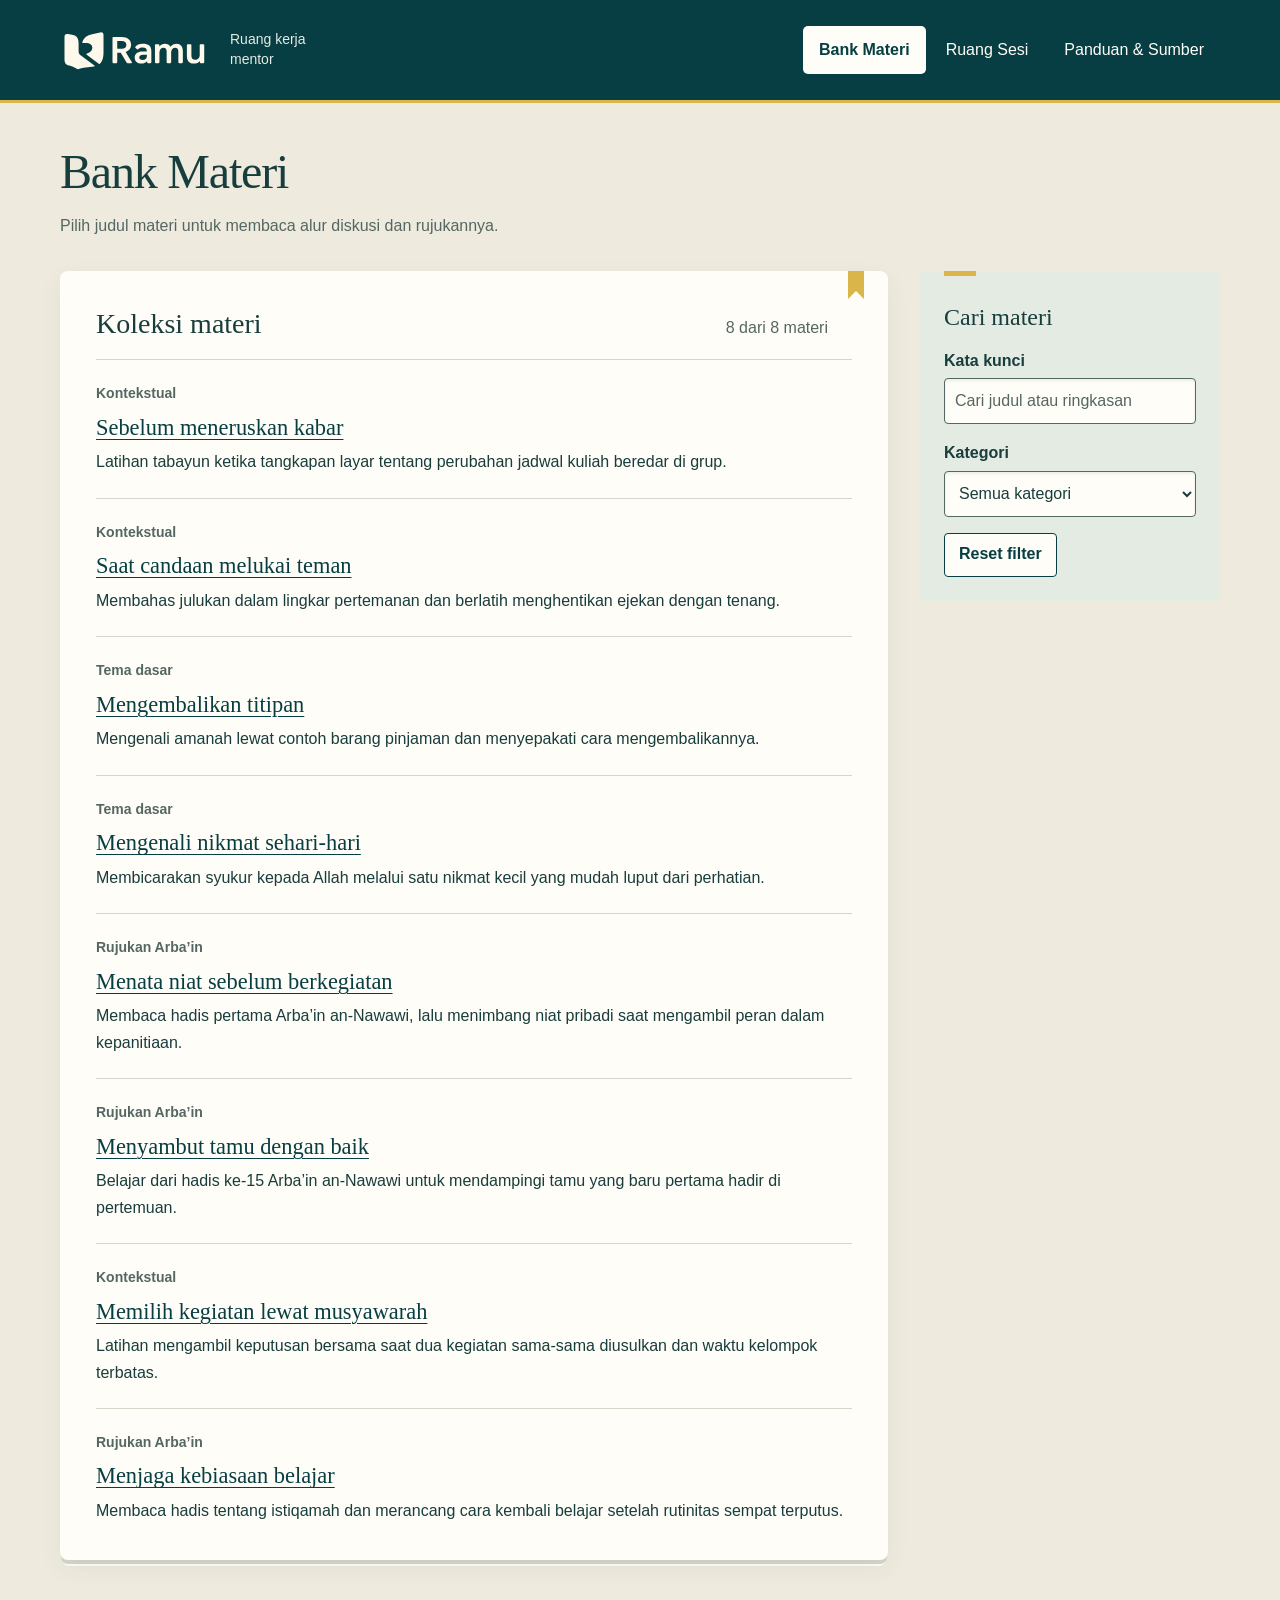
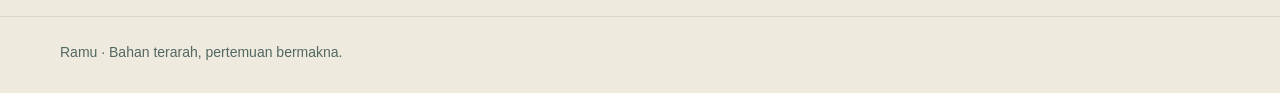
<file: index.html>
<!DOCTYPE html>
<html lang="id">
<head>
  <meta charset="UTF-8">
  <meta name="viewport" content="width=device-width, initial-scale=1.0">
  <meta name="description" content="Cari bahan pembinaan Islam berdasarkan tema. Setiap paket memuat tujuan, pertanyaan diskusi, tindak lanjut, dan rujukan.">
  <title>Bank Materi</title>
  <link rel="icon" type="image/svg+xml" href="assets/favicon.svg">
  <link rel="stylesheet" href="assets/css/style.css">
  <script defer src="assets/js/materi.js"></script>
  <script defer src="assets/js/bank-materi.js"></script>
</head>
<body>
  <a class="skip-link" href="#konten">Lewati ke konten utama</a>
  <header class="site-header">
    <div class="container header-inner">
      <a class="brand" href="index.html" aria-label="Ramu, Bank Materi">
        <img src="assets/ramu-logo-inverse.svg" width="150" height="48" alt="Ramu">
        <span class="brand-description">Ruang kerja mentor</span>
      </a>
      <nav class="site-nav" aria-label="Navigasi utama">
        <ul>
          <li><a href="index.html" aria-current="page">Bank Materi</a></li>
          <li><a href="sesi.html">Ruang Sesi</a></li>
          <li><a href="panduan.html">Panduan &amp; Sumber</a></li>
        </ul>
      </nav>
    </div>
  </header>

  <main class="container" id="konten" tabindex="-1">
    <div class="page-heading">
      <div>
        <h1>Bank Materi</h1>
        <p>Pilih judul materi untuk membaca alur diskusi dan rujukannya.</p>
      </div>
    </div>

    <noscript>
      <div class="notice">
        <p>Aktifkan JavaScript untuk mencari dan membaca paket materi.</p>
        <a class="text-link" href="panduan.html#sumber">Lihat daftar sumber</a>
      </div>
    </noscript>

    <div id="bank-interaktif" hidden>
      <div class="workspace bank-workspace">
        <aside class="side-note filter-note" aria-labelledby="judul-filter">
          <h2 id="judul-filter">Cari materi</h2>
          <form id="filter-materi">
            <div class="filter-field">
              <label for="cari-materi">Kata kunci</label>
              <input id="cari-materi" type="search" placeholder="Cari judul atau ringkasan">
            </div>
            <div class="filter-field">
              <label for="kategori-materi">Kategori</label>
              <select id="kategori-materi">
                <option value="">Semua kategori</option>
                <option value="Kontekstual">Kontekstual</option>
                <option value="Tema dasar">Tema dasar</option>
                <option value="Rujukan Arba’in">Rujukan Arba’in</option>
              </select>
            </div>
            <button class="bank-button" type="reset">Reset filter</button>
          </form>
        </aside>

        <div class="bank-sheets">
          <section class="paper detail-sheet" id="detail-materi" aria-labelledby="judul-detail" hidden>
            <div class="detail-heading">
              <h2 id="judul-detail" tabindex="-1"></h2>
              <button class="bank-button" id="tutup-detail" type="button">Tutup detail</button>
            </div>
            <div id="isi-detail"></div>
            <div class="detail-footer">
              <a class="button-link" href="sesi.html">Buka Ruang Sesi</a>
            </div>
          </section>

          <section class="paper bank-index" aria-labelledby="judul-koleksi">
            <div class="index-heading">
              <h2 id="judul-koleksi">Koleksi materi</h2>
              <p id="jumlah-materi" role="status" aria-atomic="true"></p>
            </div>
            <div id="daftar-materi"></div>
            <div id="kosong-materi" hidden>
              <h3>Belum ada materi yang cocok</h3>
              <p>Coba kata kunci lain atau tampilkan kembali semua kategori.</p>
              <button class="bank-button" id="reset-kosong" type="reset" form="filter-materi">Tampilkan semua materi</button>
            </div>
          </section>
        </div>
      </div>
    </div>
  </main>

  <footer class="site-footer">
    <div class="container footer-inner">
      <p>Ramu · Bahan terarah, pertemuan bermakna.</p>
    </div>
  </footer>
</body>
</html>
</file>
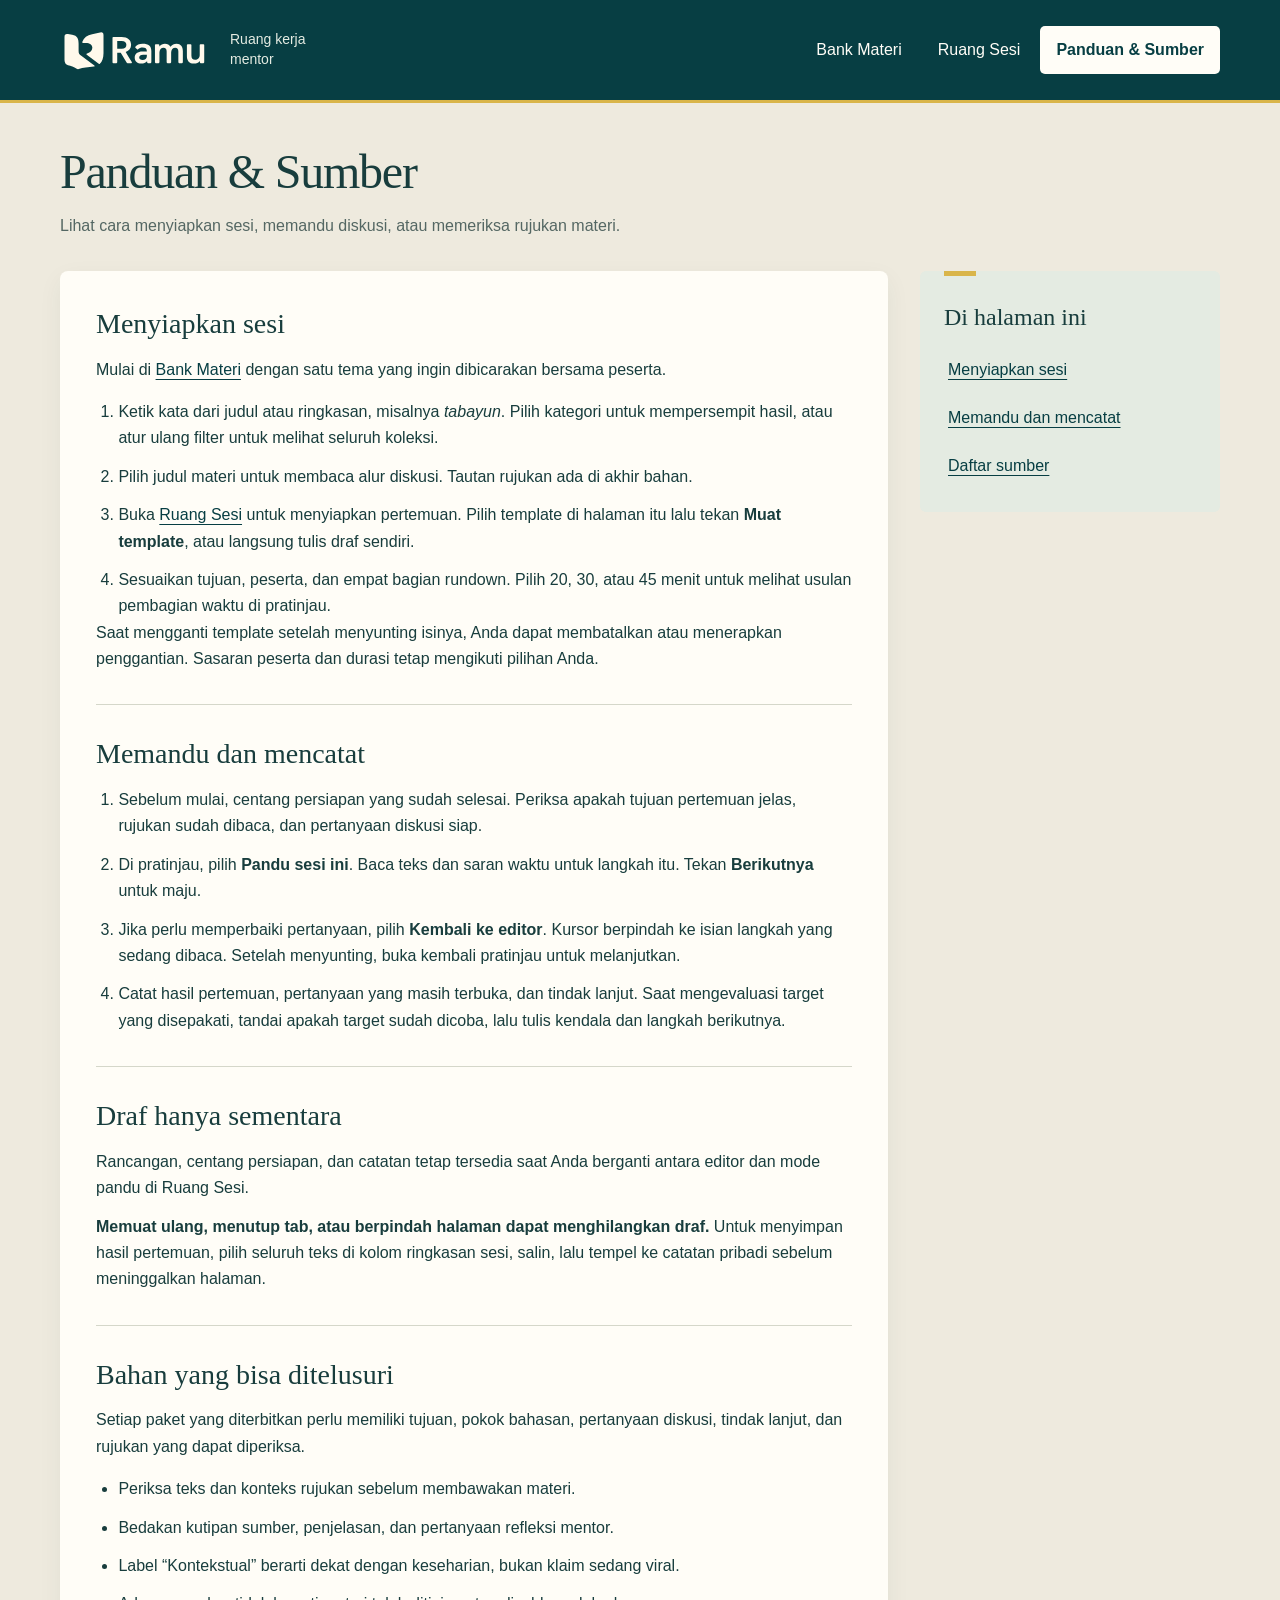
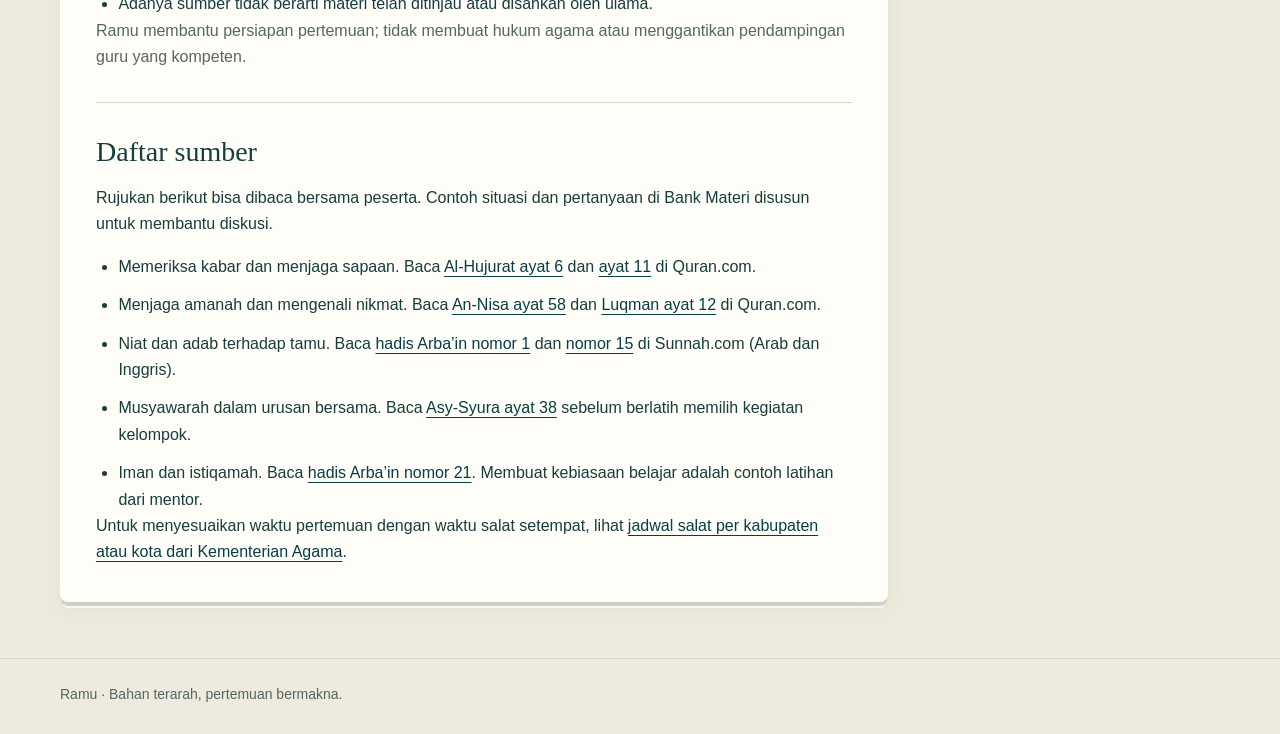
<file: panduan.html>
<!DOCTYPE html>
<html lang="id">
<head>
  <meta charset="UTF-8">
  <meta name="viewport" content="width=device-width, initial-scale=1.0">
  <meta name="description" content="Panduan Ramu: alur persiapan mentor, batas draf sementara, dan prinsip kurasi materi pembinaan.">
  <title>Panduan</title>
  <link rel="icon" type="image/svg+xml" href="assets/favicon.svg">
  <link rel="stylesheet" href="assets/css/style.css">
</head>
<body>
  <a class="skip-link" href="#konten">Lewati ke konten utama</a>
  <header class="site-header">
    <div class="container header-inner">
      <a class="brand" href="index.html" aria-label="Ramu, Bank Materi">
        <img src="assets/ramu-logo-inverse.svg" width="150" height="48" alt="Ramu">
        <span class="brand-description">Ruang kerja mentor</span>
      </a>
      <nav class="site-nav" aria-label="Navigasi utama">
        <ul>
          <li><a href="index.html">Bank Materi</a></li>
          <li><a href="sesi.html">Ruang Sesi</a></li>
          <li><a href="panduan.html" aria-current="page">Panduan &amp; Sumber</a></li>
        </ul>
      </nav>
    </div>
  </header>

  <main class="container" id="konten" tabindex="-1">
    <div class="page-heading">
      <div>
        <h1>Panduan &amp; Sumber</h1>
        <p>Lihat cara menyiapkan sesi, memandu diskusi, atau memeriksa rujukan materi.</p>
      </div>
    </div>

    <div class="workspace guide-workspace">
      <aside class="side-note" aria-labelledby="isi-title">
        <h2 id="isi-title">Di halaman ini</h2>
        <nav aria-label="Daftar isi panduan">
          <ul class="guide-nav">
            <li><a href="#cara-pakai">Menyiapkan sesi</a></li>
            <li><a href="#memandu">Memandu dan mencatat</a></li>
            <li><a href="#sumber">Daftar sumber</a></li>
          </ul>
        </nav>
      </aside>

      <div class="paper">
        <section class="guide-section" id="cara-pakai" aria-labelledby="cara-title">
          <h2 id="cara-title">Menyiapkan sesi</h2>
          <p>Mulai di <a href="index.html">Bank Materi</a> dengan satu tema yang ingin dibicarakan bersama peserta.</p>
          <ol>
            <li>Ketik kata dari judul atau ringkasan, misalnya <em>tabayun</em>. Pilih kategori untuk mempersempit hasil, atau atur ulang filter untuk melihat seluruh koleksi.</li>
            <li>Pilih judul materi untuk membaca alur diskusi. Tautan rujukan ada di akhir bahan.</li>
            <li>Buka <a href="sesi.html">Ruang Sesi</a> untuk menyiapkan pertemuan. Pilih template di halaman itu lalu tekan <strong>Muat template</strong>, atau langsung tulis draf sendiri.</li>
            <li>Sesuaikan tujuan, peserta, dan empat bagian rundown. Pilih 20, 30, atau 45 menit untuk melihat usulan pembagian waktu di pratinjau.</li>
          </ol>
          <p>Saat mengganti template setelah menyunting isinya, Anda dapat membatalkan atau menerapkan penggantian. Sasaran peserta dan durasi tetap mengikuti pilihan Anda.</p>
        </section>

        <section class="guide-section" id="memandu" aria-labelledby="memandu-title">
          <h2 id="memandu-title">Memandu dan mencatat</h2>
          <ol>
            <li>Sebelum mulai, centang persiapan yang sudah selesai. Periksa apakah tujuan pertemuan jelas, rujukan sudah dibaca, dan pertanyaan diskusi siap.</li>
            <li>Di pratinjau, pilih <strong>Pandu sesi ini</strong>. Baca teks dan saran waktu untuk langkah itu. Tekan <strong>Berikutnya</strong> untuk maju.</li>
            <li>Jika perlu memperbaiki pertanyaan, pilih <strong>Kembali ke editor</strong>. Kursor berpindah ke isian langkah yang sedang dibaca. Setelah menyunting, buka kembali pratinjau untuk melanjutkan.</li>
            <li>Catat hasil pertemuan, pertanyaan yang masih terbuka, dan tindak lanjut. Saat mengevaluasi target yang disepakati, tandai apakah target sudah dicoba, lalu tulis kendala dan langkah berikutnya.</li>
          </ol>
        </section>

        <section class="guide-section" id="batas-draf" aria-labelledby="batas-title">
          <h2 id="batas-title">Draf hanya sementara</h2>
          <p>Rancangan, centang persiapan, dan catatan tetap tersedia saat Anda berganti antara editor dan mode pandu di Ruang Sesi.</p>
          <p><strong>Memuat ulang, menutup tab, atau berpindah halaman dapat menghilangkan draf.</strong> Untuk menyimpan hasil pertemuan, pilih seluruh teks di kolom ringkasan sesi, salin, lalu tempel ke catatan pribadi sebelum meninggalkan halaman.</p>
        </section>

        <section class="guide-section" id="kurasi" aria-labelledby="kurasi-title">
          <h2 id="kurasi-title">Bahan yang bisa ditelusuri</h2>
          <p>Setiap paket yang diterbitkan perlu memiliki tujuan, pokok bahasan, pertanyaan diskusi, tindak lanjut, dan rujukan yang dapat diperiksa.</p>
          <ul>
            <li>Periksa teks dan konteks rujukan sebelum membawakan materi.</li>
            <li>Bedakan kutipan sumber, penjelasan, dan pertanyaan refleksi mentor.</li>
            <li>Label “Kontekstual” berarti dekat dengan keseharian, bukan klaim sedang viral.</li>
            <li>Adanya sumber tidak berarti materi telah ditinjau atau disahkan oleh ulama.</li>
          </ul>
          <p class="guide-note">Ramu membantu persiapan pertemuan; tidak membuat hukum agama atau menggantikan pendampingan guru yang kompeten.</p>
        </section>

        <section class="guide-section" id="sumber" aria-labelledby="sumber-title">
          <h2 id="sumber-title">Daftar sumber</h2>
          <p>Rujukan berikut bisa dibaca bersama peserta. Contoh situasi dan pertanyaan di Bank Materi disusun untuk membantu diskusi.</p>
          <ul>
            <li>Memeriksa kabar dan menjaga sapaan. Baca <a href="https://quran.com/id/kamar-kamar/6">Al-Hujurat ayat 6</a> dan <a href="https://quran.com/id/kamar-kamar/11">ayat 11</a> di Quran.com.</li>
            <li>Menjaga amanah dan mengenali nikmat. Baca <a href="https://quran.com/id/wanita/58">An-Nisa ayat 58</a> dan <a href="https://quran.com/id/luqman/12">Luqman ayat 12</a> di Quran.com.</li>
            <li>Niat dan adab terhadap tamu. Baca <a href="https://sunnah.com/nawawi40:1">hadis Arba’in nomor 1</a> dan <a href="https://sunnah.com/nawawi40:15">nomor 15</a> di Sunnah.com (Arab dan Inggris).</li>
            <li>Musyawarah dalam urusan bersama. Baca <a href="https://quran.com/id/musyawarah/38">Asy-Syura ayat 38</a> sebelum berlatih memilih kegiatan kelompok.</li>
            <li>Iman dan istiqamah. Baca <a href="https://sunnah.com/nawawi40:21">hadis Arba’in nomor 21</a>. Membuat kebiasaan belajar adalah contoh latihan dari mentor.</li>
          </ul>
          <p>Untuk menyesuaikan waktu pertemuan dengan waktu salat setempat, lihat <a href="https://bimasislam.kemenag.go.id/jadwal-sholat">jadwal salat per kabupaten atau kota dari Kementerian Agama</a>.</p>
        </section>
      </div>

    </div>
  </main>

  <footer class="site-footer">
    <div class="container footer-inner">
      <p>Ramu · Bahan terarah, pertemuan bermakna.</p>
    </div>
  </footer>
</body>
</html>
</file>
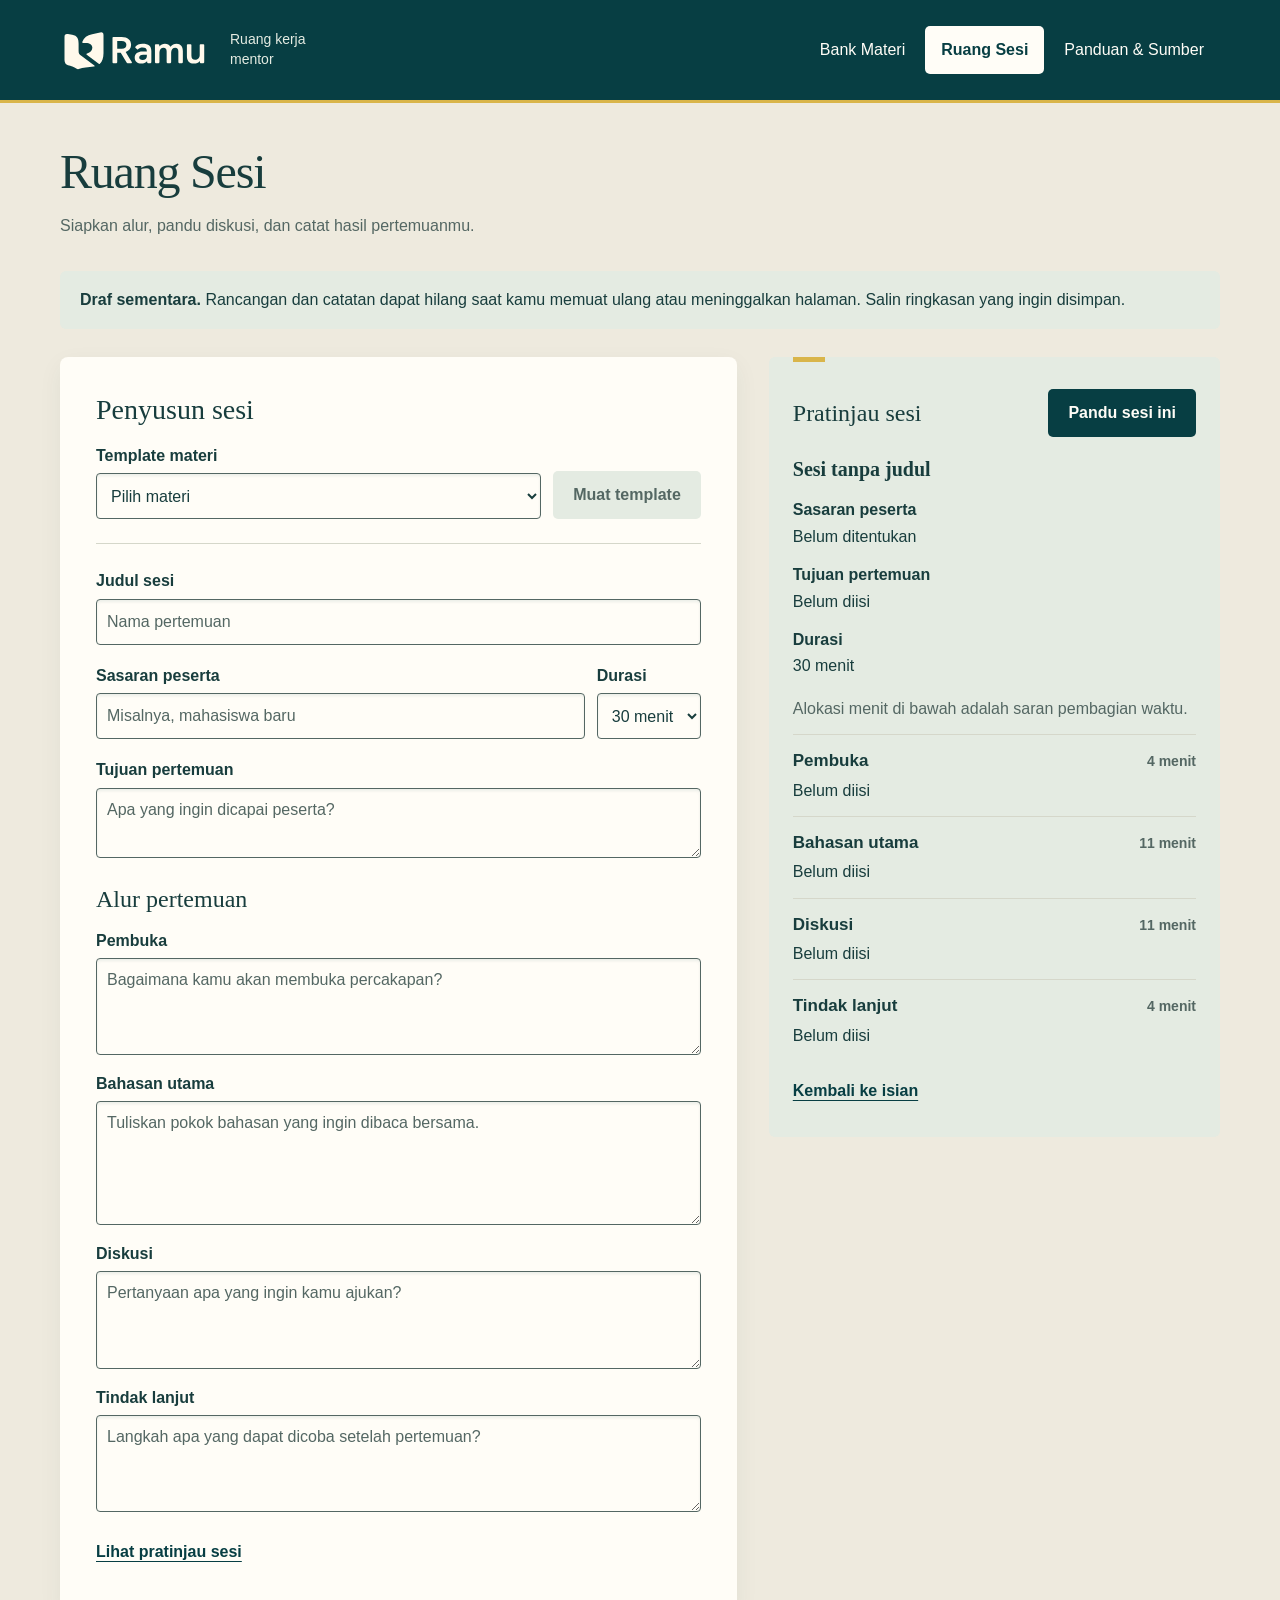
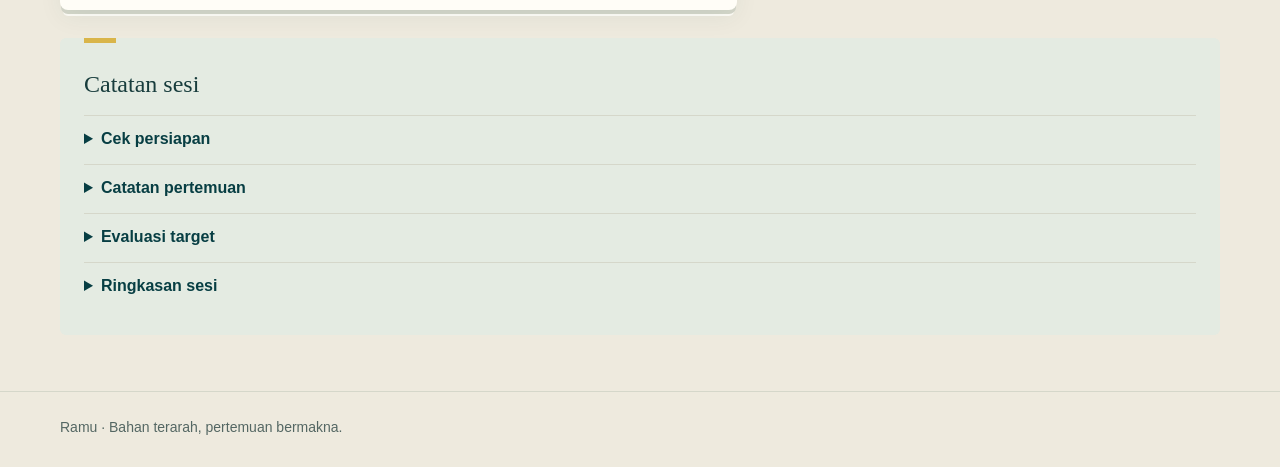
<file: sesi.html>
<!DOCTYPE html>
<html lang="id">
<head>
  <meta charset="UTF-8">
  <meta name="viewport" content="width=device-width, initial-scale=1.0">
  <meta name="description" content="Susun pertemuan pembinaan, pandu empat langkah diskusi, dan catat hasil yang ingin dibawa ke pertemuan berikutnya.">
  <title>Ruang Sesi</title>
  <link rel="icon" type="image/svg+xml" href="assets/favicon.svg">
  <link rel="stylesheet" href="assets/css/style.css">
  <script defer src="assets/js/materi.js"></script>
  <script defer src="assets/js/sesi.js"></script>
  <script defer src="assets/js/pandu.js"></script>
</head>
<body>
  <a class="skip-link" href="#konten">Lewati ke konten utama</a>
  <header class="site-header">
    <div class="container header-inner">
      <a class="brand" href="index.html" aria-label="Ramu, Bank Materi">
        <img src="assets/ramu-logo-inverse.svg" width="150" height="48" alt="Ramu">
        <span class="brand-description">Ruang kerja mentor</span>
      </a>
      <nav class="site-nav" aria-label="Navigasi utama">
        <ul>
          <li><a href="index.html">Bank Materi</a></li>
          <li><a href="sesi.html" aria-current="page">Ruang Sesi</a></li>
          <li><a href="panduan.html">Panduan &amp; Sumber</a></li>
        </ul>
      </nav>
    </div>
  </header>

  <main class="container" id="konten" tabindex="-1">
    <div class="page-heading">
      <div>
        <h1>Ruang Sesi</h1>
        <p>Siapkan alur, pandu diskusi, dan catat hasil pertemuanmu.</p>
      </div>
    </div>

    <noscript>
      <div class="notice">
        <p>Aktifkan JavaScript untuk menyusun sesi, memandu diskusi, dan mencatat hasilnya.</p>
        <a class="text-link" href="panduan.html#cara-pakai">Baca panduan</a>
      </div>
    </noscript>

    <div id="ruang-interaktif" hidden>
      <div class="notice" id="batas-draf">
        <p><strong>Draf sementara.</strong> Rancangan dan catatan dapat hilang saat kamu memuat ulang atau meninggalkan halaman. Salin ringkasan yang ingin disimpan.</p>
      </div>

      <div id="mode-editor" class="workspace session-workspace">
        <section class="paper" aria-labelledby="penyusun-title">
          <h2 id="penyusun-title">Penyusun sesi</h2>

          <div class="template-picker">
            <div class="session-field">
              <label for="template-sesi">Template materi</label>
              <select id="template-sesi">
                <option value="">Pilih materi</option>
              </select>
            </div>
            <button type="button" class="button-link session-primary" id="muat-template" disabled>Muat template</button>
          </div>
          <div class="replace-note" id="konfirmasi-template" role="group" aria-labelledby="judul-konfirmasi" hidden>
            <h3 id="judul-konfirmasi">Ganti isi rancangan?</h3>
            <p>Template akan mengganti judul, tujuan, dan empat bagian alur. Sasaran peserta dan durasi tetap seperti sekarang.</p>
            <div class="session-actions">
              <button type="button" class="bank-button" id="batal-template">Batal</button>
              <button type="button" class="button-link session-primary" id="ganti-template">Ganti isi</button>
            </div>
          </div>
          <p id="status-template" role="status"></p>

          <form id="editor-sesi" aria-label="Isian rancangan sesi" aria-describedby="batas-draf" tabindex="-1" autocomplete="off">
            <div class="session-field">
              <label for="judul-sesi">Judul sesi</label>
              <input id="judul-sesi" type="text" placeholder="Nama pertemuan">
            </div>
            <div class="session-basics">
              <div class="session-field">
                <label for="sasaran-sesi">Sasaran peserta</label>
                <input id="sasaran-sesi" type="text" placeholder="Misalnya, mahasiswa baru">
              </div>
              <div class="session-field">
                <label for="durasi-sesi">Durasi</label>
                <select id="durasi-sesi">
                  <option value="20">20 menit</option>
                  <option value="30" selected>30 menit</option>
                  <option value="45">45 menit</option>
                </select>
              </div>
            </div>
            <div class="session-field">
              <label for="tujuan-sesi">Tujuan pertemuan</label>
              <textarea id="tujuan-sesi" rows="2" placeholder="Apa yang ingin dicapai peserta?"></textarea>
            </div>
            <fieldset class="session-flow">
              <legend>Alur pertemuan</legend>
              <div class="session-field">
                <label for="pembuka">Pembuka</label>
                <textarea id="pembuka" rows="3" placeholder="Bagaimana kamu akan membuka percakapan?"></textarea>
              </div>
              <div class="session-field">
                <label for="bahasan">Bahasan utama</label>
                <textarea id="bahasan" rows="4" placeholder="Tuliskan pokok bahasan yang ingin dibaca bersama."></textarea>
              </div>
              <div class="session-field">
                <label for="diskusi">Diskusi</label>
                <textarea id="diskusi" rows="3" placeholder="Pertanyaan apa yang ingin kamu ajukan?"></textarea>
              </div>
              <div class="session-field">
                <label for="tindak-lanjut">Tindak lanjut</label>
                <textarea id="tindak-lanjut" rows="3" placeholder="Langkah apa yang dapat dicoba setelah pertemuan?"></textarea>
              </div>
            </fieldset>
            <a class="text-link" href="#pratinjau">Lihat pratinjau sesi</a>
          </form>
        </section>

        <section class="side-note session-preview" id="pratinjau" aria-labelledby="pratinjau-title" tabindex="-1">
          <div class="session-heading">
            <h2 id="pratinjau-title">Pratinjau sesi</h2>
            <button type="button" class="button-link session-primary" id="mulai-pandu">Pandu sesi ini</button>
          </div>
          <h3 id="pratinjau-judul">Sesi tanpa judul</h3>
          <dl class="preview-summary">
            <dt>Sasaran peserta</dt><dd id="pratinjau-sasaran"></dd>
            <dt>Tujuan pertemuan</dt><dd id="pratinjau-tujuan"></dd>
            <dt>Durasi</dt><dd id="pratinjau-durasi"></dd>
          </dl>
          <p class="preview-hint">Alokasi menit di bawah adalah saran pembagian waktu.</p>
          <ol class="preview-flow">
            <li>
              <h3>Pembuka <span id="menit-pembuka"></span></h3>
              <p id="pratinjau-pembuka"></p>
            </li>
            <li>
              <h3>Bahasan utama <span id="menit-bahasan"></span></h3>
              <p id="pratinjau-bahasan"></p>
            </li>
            <li>
              <h3>Diskusi <span id="menit-diskusi"></span></h3>
              <p id="pratinjau-diskusi"></p>
            </li>
            <li>
              <h3>Tindak lanjut <span id="menit-tindak-lanjut"></span></h3>
              <p id="pratinjau-tindak-lanjut"></p>
            </li>
          </ol>
          <a class="text-link" href="#editor-sesi">Kembali ke isian</a>
        </section>
      </div>

      <section class="paper guide-sheet" id="mode-pandu" aria-label="Mode pandu" hidden>
        <div class="paper-heading">
          <div class="session-heading">
            <p>Mode pandu</p>
            <button type="button" class="bank-button" id="kembali-editor">Kembali ke editor</button>
          </div>
          <h2 id="pandu-sesi"></h2>
        </div>
        <div class="step-meta">
          <span id="pandu-posisi"></span>
          <span>Alokasi <span id="pandu-menit"></span></span>
        </div>
        <h3 id="pandu-langkah" tabindex="-1" aria-describedby="pandu-posisi pandu-menit"></h3>
        <p id="pandu-isi"></p>
        <div class="step-controls">
          <button type="button" class="bank-button" id="sebelumnya" disabled>Sebelumnya</button>
          <button type="button" class="button-link session-primary" id="berikutnya">Berikutnya</button>
        </div>
        <a class="text-link" href="#catatan-sesi">Ke catatan sesi</a>
      </section>

      <section class="side-note session-notes" id="catatan-sesi" aria-labelledby="catatan-title" tabindex="-1">
        <h2 id="catatan-title">Catatan sesi</h2>
        <details>
          <summary>Cek persiapan</summary>
          <div class="prep-checks">
            <label for="siap-tujuan"><input type="checkbox" id="siap-tujuan"> Tujuan pertemuan jelas</label>
            <label for="siap-rujukan"><input type="checkbox" id="siap-rujukan"> Rujukan sudah diperiksa</label>
            <label for="siap-pertanyaan"><input type="checkbox" id="siap-pertanyaan"> Pertanyaan diskusi siap</label>
          </div>
        </details>
        <details>
          <summary>Catatan pertemuan</summary>
          <div class="notes-fields">
            <div class="session-field">
              <label for="hasil-pertemuan">Hasil pertemuan</label>
              <textarea id="hasil-pertemuan" rows="3"></textarea>
            </div>
            <div class="session-field">
              <label for="pertanyaan-tertunda">Pertanyaan tertunda</label>
              <textarea id="pertanyaan-tertunda" rows="3"></textarea>
            </div>
            <div class="session-field">
              <label for="catatan-lanjut">Tindak lanjut yang disepakati</label>
              <textarea id="catatan-lanjut" rows="3"></textarea>
            </div>
          </div>
        </details>
        <details>
          <summary>Evaluasi target</summary>
          <div class="notes-fields">
            <div class="session-field">
              <label for="target-pertemuan">Target yang disepakati</label>
              <textarea id="target-pertemuan" rows="2"></textarea>
            </div>
            <div class="session-field">
              <label for="status-target">Status target</label>
              <select id="status-target">
                <option value="">Pilih status</option>
                <option>Belum dicoba</option>
                <option>Sudah dicoba</option>
              </select>
            </div>
            <div class="session-field">
              <label for="kendala">Kendala</label>
              <textarea id="kendala" rows="2"></textarea>
            </div>
            <div class="session-field">
              <label for="langkah-berikut">Langkah berikutnya</label>
              <textarea id="langkah-berikut" rows="2"></textarea>
            </div>
          </div>
        </details>
        <details>
          <summary>Ringkasan sesi</summary>
          <div class="session-field summary-field">
            <label for="ringkasan-sesi">Teks ringkasan</label>
            <p id="cara-salin">Pilih teks, lalu salin ke catatan pribadimu sebelum meninggalkan halaman.</p>
            <textarea id="ringkasan-sesi" rows="8" aria-describedby="cara-salin" readonly></textarea>
          </div>
        </details>
        <a class="text-link" id="kembali-ke-langkah" href="#pandu-langkah">Kembali ke langkah aktif</a>
      </section>
    </div>
  </main>

  <footer class="site-footer">
    <div class="container footer-inner">
      <p>Ramu · Bahan terarah, pertemuan bermakna.</p>
    </div>
  </footer>
</body>
</html>
</file>
<file: assets/css/style.css>
/* Warna dan material mengikuti papan desain Ramu. */
:root {
  --teal: #073e43;
  --teal-hover: #0d5056;
  --gold: #d9b54a;
  --paper: #fffdf7;
  --sage: #e4ebe2;
  --background: #eeeade;
  --ink: #183d3d;
  --muted: #546763;
  --line: #d5d7ca;
  --shadow: 0 8px 24px rgba(7, 62, 67, 0.06);
}

* { box-sizing: border-box; }

body {
  margin: 0;
  min-width: 0;
  background: var(--background);
  color: var(--ink);
  font-family: Arial, Helvetica, sans-serif;
  font-size: 16px;
  line-height: 1.65;
}

::selection { background: var(--gold); color: var(--teal); }

a { color: var(--teal); text-underline-offset: 0.25em; }
a:hover { text-decoration-thickness: 2px; }
:focus-visible { outline: 3px solid var(--teal); outline-offset: 4px; }

h1, h2, h3, p { margin: 0; }
h1, h2, h3 { line-height: 1.2; }
h1, h2 { font-family: Georgia, 'Times New Roman', serif; font-weight: 400; }
h1 { font-size: 2.25rem; letter-spacing: -0.025em; }
h2 { font-size: 1.75rem; }
h3 { font-size: 1.0625rem; }
ol, ul { margin: 0; padding-left: 1.4rem; }

.container { width: calc(100% - 32px); max-width: 1160px; margin: 0 auto; }
.skip-link {
  position: absolute;
  top: 12px;
  left: 16px;
  z-index: 2;
  padding: 10px 16px;
  background: var(--paper);
  transform: translateY(-180%);
}
.skip-link:focus { transform: translateY(0); }

/* Navigasi tetap terlihat, termasuk tanpa JavaScript. */
.site-header { background: var(--teal); border-bottom: 3px solid var(--gold); }
.header-inner { display: flex; flex-direction: column; gap: 16px; padding-top: 20px; padding-bottom: 16px; }
.brand { display: flex; align-items: center; gap: 20px; min-height: 48px; color: var(--paper); text-decoration: none; width: fit-content; }
.brand-description { max-width: 110px; color: var(--sage); font-size: 0.875rem; line-height: 1.4; }
.site-nav ul { display: flex; gap: 4px; padding: 0; list-style: none; }
.site-nav li { display: flex; flex: 1; }
.site-nav a {
  display: flex;
  align-items: center;
  justify-content: center;
  min-height: 48px;
  width: 100%;
  padding: 8px;
  border-radius: 5px;
  color: var(--paper);
  font-size: 0.875rem;
  line-height: 1.4;
  text-align: center;
  text-decoration: none;
  transition: background-color 160ms ease;
}
.site-nav a:hover { background: var(--teal-hover); }
.site-nav a[aria-current='page'] { background: var(--paper); color: var(--teal); font-weight: 700; }
.site-header a:focus-visible { outline-color: var(--gold); }

/* Satu kolom pada ponsel; lembar kerja dan catatan berdampingan di desktop. */
main { padding-top: 32px; padding-bottom: 48px; }
.page-heading { display: flex; flex-direction: column; gap: 16px; margin-bottom: 28px; }
.page-heading p { max-width: 620px; margin-top: 12px; color: var(--muted); }
.status { align-self: flex-start; padding: 6px 12px; border: 1px solid var(--line); border-radius: 4px; color: var(--muted); font-size: 0.875rem; white-space: nowrap; }
.workspace { display: grid; gap: 24px; align-items: start; }
.workspace > * { min-width: 0; }
.paper {
  position: relative;
  padding: 24px;
  border-radius: 8px;
  background: var(--paper);
  box-shadow: var(--shadow), 0 5px 0 -1px var(--line), 0 9px 0 -3px var(--paper);
}
.paper-heading { padding-bottom: 24px; border-bottom: 1px solid var(--line); }
.paper-heading p { margin-top: 12px; color: var(--muted); }
.text-link { display: inline-flex; align-items: center; min-height: 44px; font-weight: 700; }

.side-note { position: relative; padding: 32px 24px 24px; background: var(--sage); border-radius: 6px; }
.side-note::before { content: ''; position: absolute; top: 0; left: 24px; width: 32px; height: 5px; background: var(--gold); }
.side-note h2 { font-size: 1.5rem; }
.side-note p { margin-top: 16px; }
.side-note ol { margin-top: 20px; }
.side-note li { padding-left: 4px; }
.side-note li + li { margin-top: 12px; }
.side-note .text-link { margin-top: 20px; }
.note-caption { margin-top: 24px; padding-top: 20px; border-top: 1px solid var(--line); color: var(--muted); }
.next-step { display: flex; flex-direction: column; gap: 8px; margin-top: 32px; padding-top: 20px; border-top: 1px solid var(--line); }
.next-step p { color: var(--muted); }

.notice { margin-bottom: 24px; padding: 16px 20px; background: var(--sage); border-radius: 6px; }
.notice p + p { margin-top: 4px; }
.button-link { display: inline-flex; align-items: center; justify-content: center; min-height: 48px; padding: 12px 20px; border-radius: 5px; background: var(--teal); color: var(--paper); font-weight: 700; text-decoration: none; transition: background-color 160ms ease; }
.button-link:hover { background: var(--teal-hover); }
.side-note > .button-link { margin-top: 24px; }

/* Bank Materi: catatan filter dan lembar indeks menggunakan material yang sama dengan panduan. */
#filter-materi { display: grid; gap: 16px; margin-top: 16px; }
.filter-field, .session-field { min-width: 0; }
.filter-field label, .session-field label { display: block; margin-bottom: 4px; font-weight: 700; }
.filter-field input,
.filter-field select,
.session-field input,
.session-field select,
.session-field textarea {
  width: 100%;
  min-height: 46px;
  padding: 8px 10px;
  border: 1px solid var(--muted);
  border-radius: 4px;
  background: var(--paper);
  color: var(--ink);
  font: inherit;
  box-shadow: inset 0 2px 3px rgba(7, 62, 67, 0.08);
}
.filter-field input::placeholder,
.session-field input::placeholder,
.session-field textarea::placeholder { color: var(--muted); opacity: 1; }
.bank-button {
  min-height: 44px;
  padding: 6px 14px;
  border: 1px solid var(--teal);
  border-radius: 4px;
  background: transparent;
  color: var(--teal);
  font: inherit;
  font-weight: 700;
  cursor: pointer;
}
.bank-button:hover { background: var(--sage); }
#filter-materi .bank-button { justify-self: start; background: var(--paper); }
#filter-materi .bank-button:hover { background: var(--teal); color: var(--paper); }
.bank-sheets { display: grid; min-width: 0; gap: 28px; }
.index-heading { padding-right: 20px; padding-bottom: 18px; border-bottom: 1px solid var(--line); }
.index-heading p { margin-top: 6px; color: var(--muted); }
/* Penanda berbentuk pita pada ujung lembar koleksi. */
.bank-index::before {
  content: '';
  position: absolute;
  top: 0;
  right: 24px;
  border: 8px solid var(--gold);
  border-top-width: 20px;
  border-bottom-color: transparent;
}
.kartu-materi { padding: 22px 0; overflow-wrap: anywhere; }
.kartu-materi + .kartu-materi { border-top: 1px solid var(--line); }
.kartu-materi:last-child { padding-bottom: 0; }
.kartu-materi .kategori-label { color: var(--muted); font-size: 0.875rem; font-weight: 700; }
.kartu-materi h3 { font: 1.4rem/1.3 Georgia, 'Times New Roman', serif; }
.detail-link {
  min-height: 44px;
  max-width: 100%;
  padding: 6px 0;
  border: 0;
  background: transparent;
  color: var(--teal);
  font: inherit;
  text-align: left;
  text-decoration: underline;
  text-decoration-thickness: 1px;
  text-underline-offset: 0.18em;
  cursor: pointer;
}
.detail-link:hover, .detail-link[aria-expanded='true'] { text-decoration-thickness: 2px; }
#kosong-materi { padding-top: 24px; }
#kosong-materi p { margin: 8px 0 16px; }
.detail-heading { display: flex; flex-wrap: wrap; align-items: start; gap: 12px 20px; padding-bottom: 18px; border-bottom: 1px solid var(--line); }
.detail-heading h2 { flex: 1 1 15rem; scroll-margin-top: 20px; }
.detail-sheet { overflow-wrap: anywhere; }
#isi-detail > p { margin-top: 8px; }
#isi-detail h3 { margin: 24px 0 8px; }
#isi-detail ul { margin-top: 8px; }
#isi-detail li + li { margin-top: 6px; }
#isi-detail a { display: inline-block; min-height: 44px; padding: 8px 0; }
.detail-footer { margin-top: 16px; padding-top: 20px; border-top: 1px solid var(--line); }

/* Lembar penyusun sesi dan catatan alur yang dapat dibaca sambil menyunting. */
.session-heading, .session-actions { display: flex; flex-wrap: wrap; align-items: center; gap: 4px 16px; }
.session-heading { justify-content: space-between; }
.template-picker, .session-basics { display: grid; gap: 12px; }
.template-picker { align-items: end; margin-top: 16px; }
.session-primary { justify-self: start; border: 0; font-family: inherit; font-size: 1rem; cursor: pointer; }
.session-primary:disabled { background: var(--sage); color: var(--muted); cursor: default; }
.replace-note { margin-top: 16px; padding: 16px; background: var(--sage); border-radius: 4px; }
.replace-note p { margin: 8px 0 12px; }
#status-template:not(:empty) { margin-top: 12px; }
#editor-sesi { display: grid; gap: 18px; margin-top: 24px; padding-top: 24px; border-top: 1px solid var(--line); }
#editor-sesi, #pratinjau { scroll-margin-top: 16px; }
#editor-sesi > a { justify-self: start; }
.session-field textarea { display: block; resize: vertical; }
.session-flow { min-width: 0; margin: 8px 0 0; padding: 0; border: none; }
.session-flow legend { margin-bottom: 12px; padding: 0; font: 1.5rem/1.3 Georgia, 'Times New Roman', serif; }
.session-flow .session-field + .session-field { margin-top: 16px; }
.session-preview { overflow-wrap: anywhere; }
#pratinjau-judul { margin-top: 20px; font-family: Georgia, 'Times New Roman', serif; font-size: 1.25rem; }
.preview-summary { margin: 16px 0 0; }
.preview-summary dt { margin-top: 12px; font-weight: 700; }
.preview-summary dd { margin: 0; }
.preview-hint { color: var(--muted); }
.session-preview .preview-flow { margin-top: 12px; padding: 0; list-style: none; }
.preview-flow li { padding: 16px 0 0; border-top: 1px solid var(--line); }
.preview-flow h3 { display: flex; flex-wrap: wrap; justify-content: space-between; gap: 4px 12px; align-items: baseline; }
.preview-flow h3 span { color: var(--muted); font-size: 0.875rem; white-space: nowrap; }
.preview-flow p { margin-top: 6px; }
#pratinjau-judul, .preview-summary dd, .preview-flow p { white-space: pre-wrap; }

/* Catatan tetap berada di meja kerja saat editor berganti ke mode pandu. */
#ruang-interaktif:not([hidden]) { display: grid; gap: 28px; align-items: start; }
#batas-draf { margin-bottom: 0; }
#mode-editor[hidden] { display: none; }
.guide-sheet, .session-notes { min-width: 0; overflow-wrap: anywhere; }
.guide-sheet .paper-heading p { margin: 0; font-weight: 700; }
#pandu-sesi { margin-top: 12px; }
.step-meta, .step-controls { display: flex; flex-wrap: wrap; align-items: center; gap: 8px 16px; }
.step-meta { margin: 24px 0 8px; color: var(--muted); font-size: 0.875rem; }
#pandu-posisi { border-left: 4px solid var(--gold); padding-left: 8px; font-weight: 700; }
#pandu-langkah { font: 1.75rem/1.2 Georgia, 'Times New Roman', serif; scroll-margin-top: 24px; }
#pandu-isi { max-width: 65ch; margin-top: 16px; white-space: pre-wrap; font-size: 1.0625rem; }
.step-controls { margin: 28px 0 8px; padding-top: 20px; border-top: 1px solid var(--line); }
.step-controls .bank-button:disabled { border-color: var(--line); background: var(--paper); color: var(--muted); cursor: default; }
.session-notes h2 { margin-bottom: 16px; }
.session-notes details { border-top: 1px solid var(--line); }
.session-notes summary { min-height: 48px; padding: 10px 0; color: var(--teal); font-weight: 700; cursor: pointer; }
.session-notes summary::marker { color: var(--teal); }
#mode-pandu[hidden] + .session-notes #kembali-ke-langkah { display: none; }
.notes-fields { display: grid; gap: 16px; }
.notes-fields, .prep-checks, .summary-field { padding: 4px 0 20px; }
.prep-checks label { display: flex; align-items: center; gap: 12px; min-height: 44px; cursor: pointer; }
.prep-checks input { flex: none; width: 20px; height: 20px; margin: 0; accent-color: var(--teal); }
.summary-field p { margin: 0 0 8px; color: var(--muted); }

.guide-section + .guide-section { margin-top: 32px; padding-top: 32px; border-top: 1px solid var(--line); }
.guide-section { scroll-margin-top: 24px; }
.guide-section h2 { margin-bottom: 16px; }
.guide-section p + p { margin-top: 12px; }
.guide-section ol, .guide-section ul { margin-top: 16px; }
.guide-section li + li { margin-top: 12px; }
.guide-section a { overflow-wrap: anywhere; }
.guide-nav { margin-top: 16px; padding: 0; list-style: none; }
.guide-nav a { display: flex; align-items: center; min-height: 44px; }
.guide-nav li + li { margin-top: 4px; }
.guide-note { color: var(--muted); }

.site-footer { border-top: 1px solid var(--line); }
.footer-inner { padding-top: 24px; padding-bottom: 28px; color: var(--muted); font-size: 0.875rem; }

@media (min-width: 360px) and (max-width: 639px) {
  #filter-materi { grid-template-columns: minmax(0, 1fr) auto; align-items: end; gap: 12px; }
  #filter-materi .filter-field:first-child { grid-column: 1 / -1; }
}

@media (min-width: 640px) {
  .container { width: calc(100% - 64px); }
  main { padding-top: 40px; padding-bottom: 56px; }
  h1 { font-size: 3rem; }
  .header-inner { flex-direction: row; align-items: center; justify-content: space-between; gap: 24px; padding-top: 24px; padding-bottom: 24px; }
  .brand-description { display: none; }
  .site-nav li { flex: initial; }
  .site-nav a { padding: 12px 16px; font-size: 1rem; white-space: nowrap; }
  .paper { padding: 32px; }
  .template-picker, .session-basics { grid-template-columns: minmax(0, 1fr) auto; }
  .index-heading { display: flex; align-items: baseline; justify-content: space-between; gap: 18px; padding-right: 24px; }
  .index-heading p { margin: 0; }
}

@media (min-width: 640px) and (max-width: 959px) {
  #filter-materi { grid-template-columns: minmax(0, 1.2fr) minmax(0, 1fr) auto; align-items: end; }
}

@media (min-width: 960px) {
  .header-inner { padding-top: 26px; padding-bottom: 26px; }
  .brand-description { display: block; }
  .page-heading { flex-direction: row; justify-content: space-between; align-items: center; gap: 32px; margin-bottom: 32px; }
  .status { align-self: center; }
  .workspace { grid-template-columns: minmax(0, 1fr) 300px; gap: 32px; }
  .session-workspace { grid-template-columns: minmax(0, 3fr) minmax(0, 2fr); }
  #ruang-interaktif { grid-template-columns: minmax(0, 3fr) minmax(0, 2fr); gap: 32px; }
  #batas-draf, #mode-editor, #mode-pandu[hidden] + .session-notes { grid-column: 1 / -1; }
  #mode-pandu[hidden] + .session-notes .notes-fields { grid-template-columns: repeat(2, minmax(0, 1fr)); }
  .guide-workspace .paper { grid-column: 1; grid-row: 1; }
  .guide-workspace .side-note { grid-column: 2; grid-row: 1; }
  .bank-workspace .bank-sheets { grid-column: 1; grid-row: 1; }
  .bank-workspace .filter-note { grid-column: 2; grid-row: 1; }
  .paper { padding: 36px; }
  .next-step { flex-direction: row; align-items: center; justify-content: space-between; gap: 24px; }
}

@media (prefers-reduced-motion: reduce) {
  .site-nav a, .button-link { transition: none; }
}
</file>
